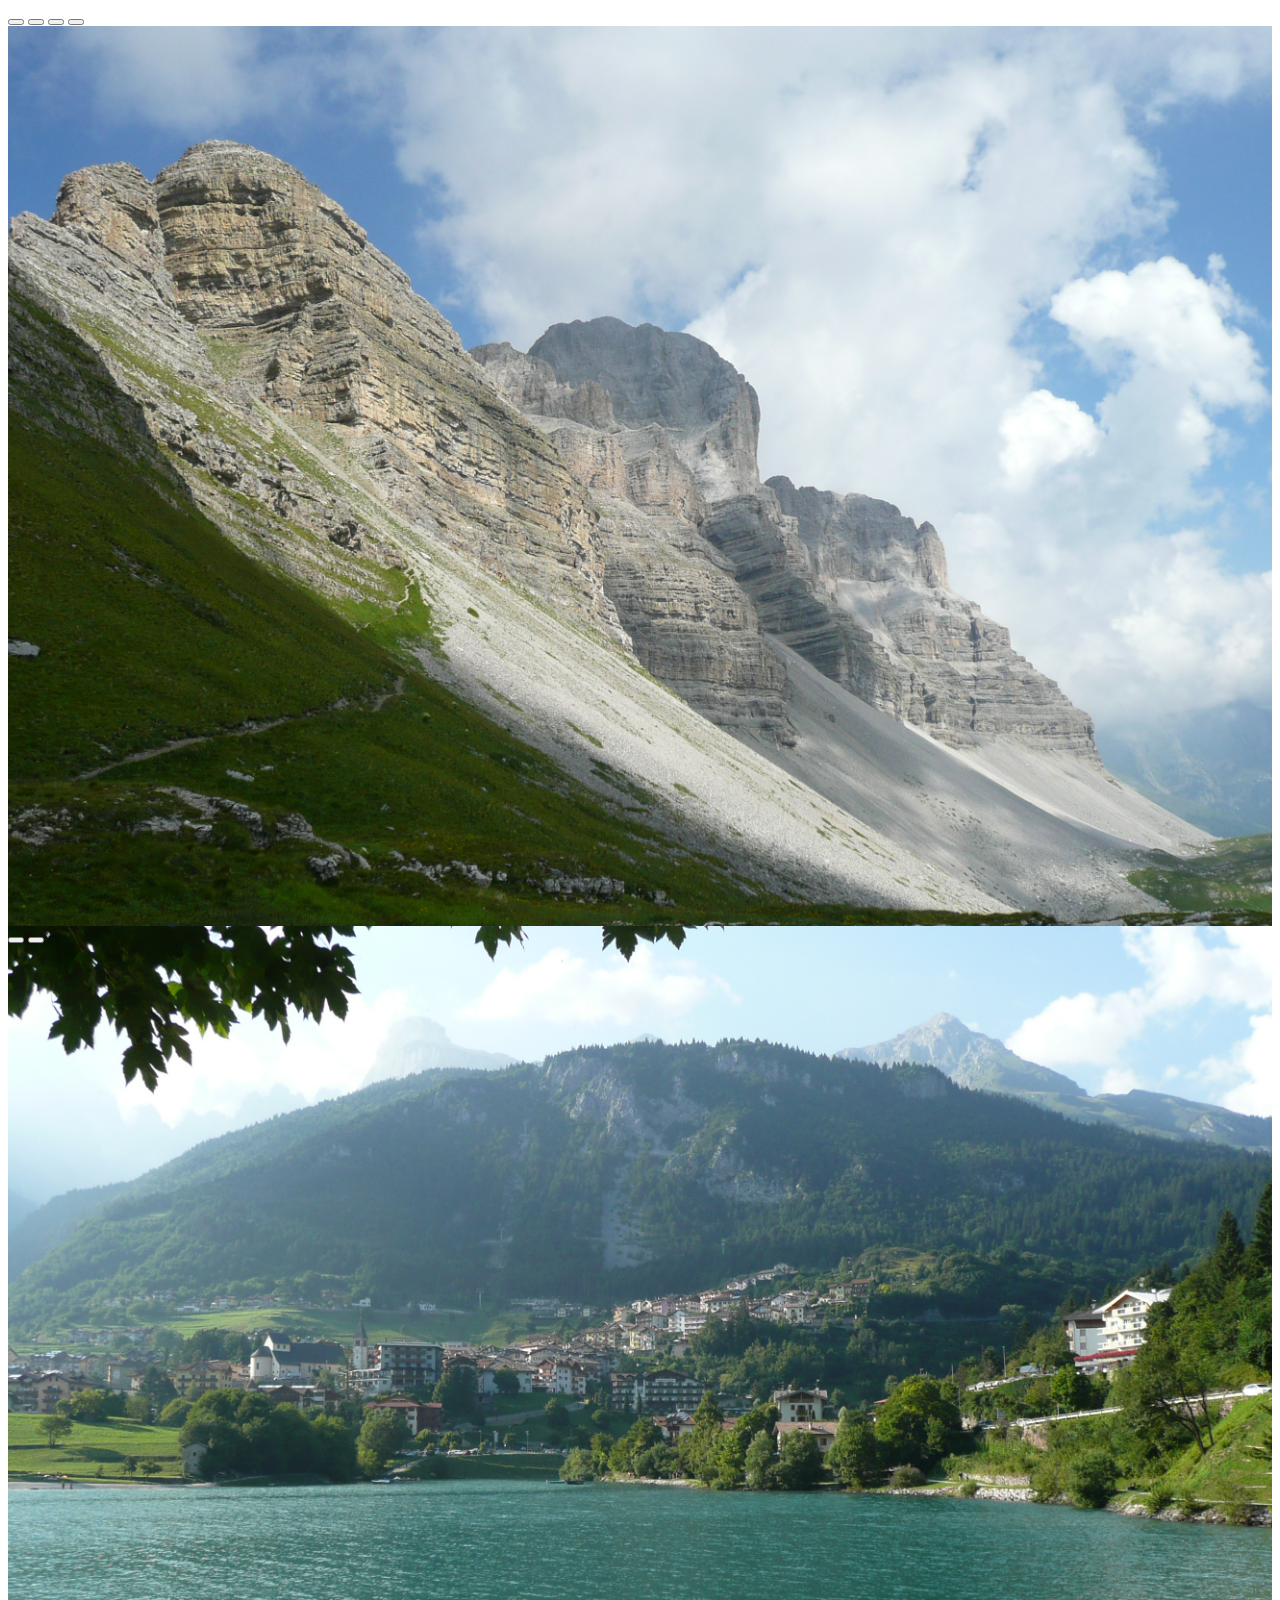
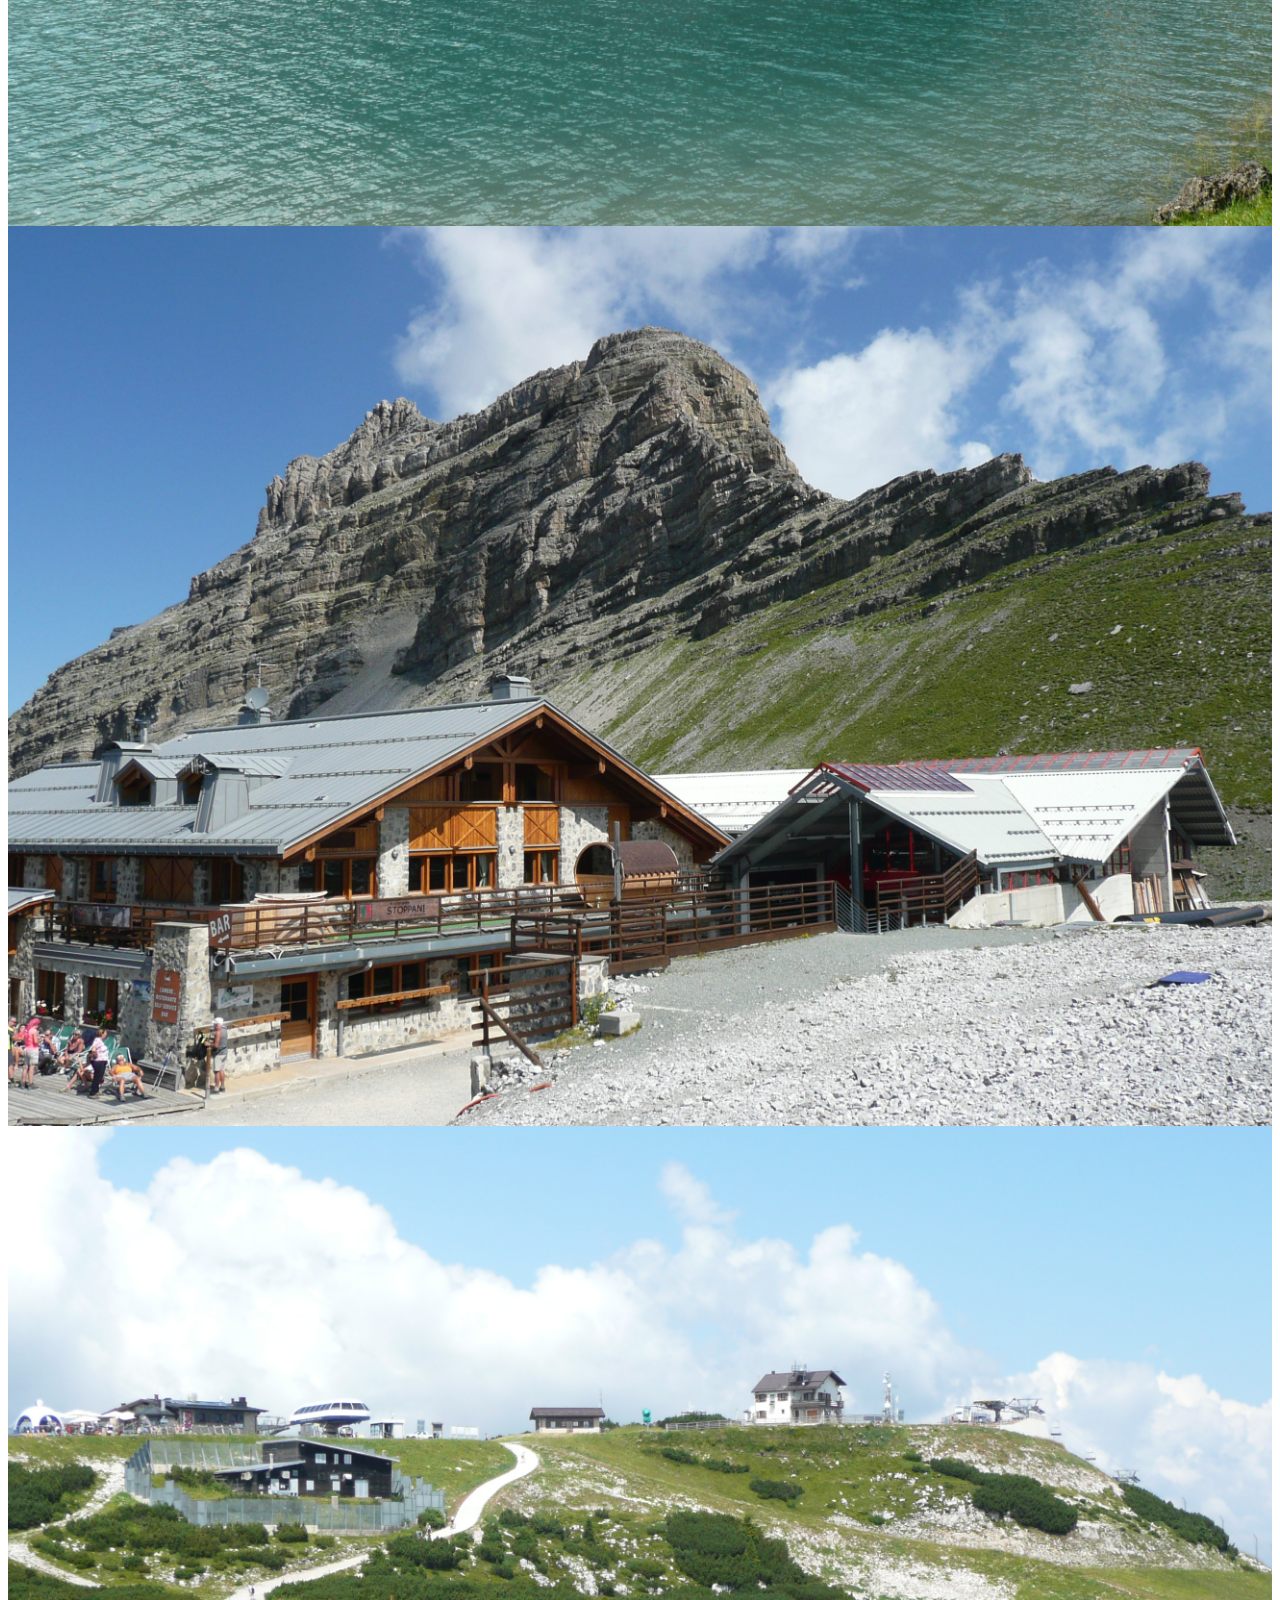
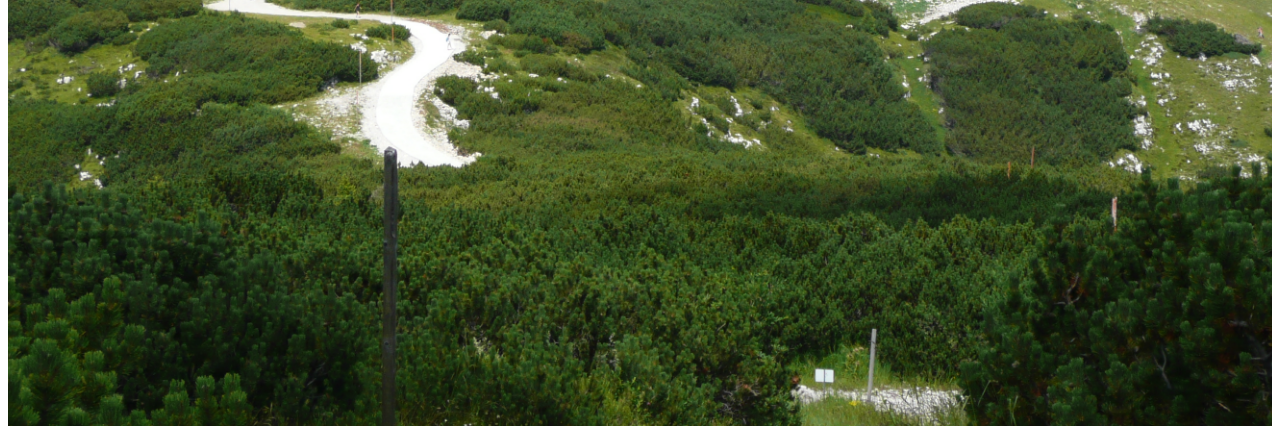
<file: gallery1.html>
<!DOCTYPE html>
<html lang="en">
<head>
    <meta charset="UTF-8">
    <meta http-equiv="X-UA-Compatible" content="IE=edge">
    <meta name="viewport" content="width=device-width, initial-scale=1.0">
    <title>Travel</title>
    <link href="https://cdn.jsdelivr.net/npm/bootstrap@5.0.1/dist/css/bootstrap.min.css" rel="stylesheet" integrity="sha384-+0n0xVW2eSR5OomGNYDnhzAbDsOXxcvSN1TPprVMTNDbiYZCxYbOOl7+AMvyTG2x" crossorigin="anonymous">
    <script src="bootstrap.js"></script>
</head>
<body>


<div id="carouselExampleIndicators" class="carousel slide" data-bs-ride="carousel">
  <div class="carousel-indicators">
    <button type="button" data-bs-target="#carouselExampleIndicators" data-bs-slide-to="0" class="active" aria-current="true" aria-label="Slide 1"></button>
    <button type="button" data-bs-target="#carouselExampleIndicators" data-bs-slide-to="1" aria-label="Slide 2"></button>
    <button type="button" data-bs-target="#carouselExampleIndicators" data-bs-slide-to="2" aria-label="Slide 3"></button>
    <button type="button" data-bs-target="#carouselExampleIndicators" data-bs-slide-to="3" aria-label="Slide 4"></button>
  </div>
  <div class="carousel-inner">
    <div class="carousel-item active">
        <div class="fill" style="background-image:url('gallery/P1130960.JPG');"></div>
        <div class="carousel-caption">

        </div>
    </div>
    <div class="carousel-item">
        <div class="fill" style="background-image:url('gallery/P1130919.JPG');"></div>
        <div class="carousel-caption">

        </div>
    </div>
    <div class="carousel-item">
        <div class="fill" style="background-image:url('gallery/P1130950.JPG');"></div>
        <div class="carousel-caption">

        </div>
    </div>
    <div class="carousel-item">
      <div class="fill" style="background-image:url('gallery/P1140017.JPG');"></div>
      <div class="carousel-caption">

      </div>
  </div>
</div>
  <button class="carousel-control-prev" type="button" data-bs-target="#carouselExampleIndicators" data-bs-slide="prev">
    <span class="carousel-control-prev-icon" aria-hidden="true"></span>
  </button>
  <button class="carousel-control-next" type="button" data-bs-target="#carouselExampleIndicators" data-bs-slide="next">
    <span class="carousel-control-next-icon" aria-hidden="true"></span>
  </button>
</div>

</body>
</html>

<style>
html,
body {
    height: 100%;
}

.carousel,
.carousel-item,
.active {
    height: 100%;
}


.carousel-inner {
    height: 100%;
}
.fill {
    width: 100%;
    height: 100%;
    background-position: center;
    -webkit-background-size: cover;
    -moz-background-size: cover;
    background-size: cover;
    -o-background-size: cover;
}

footer {
    margin: 50px 0;
}
</style>
</file>
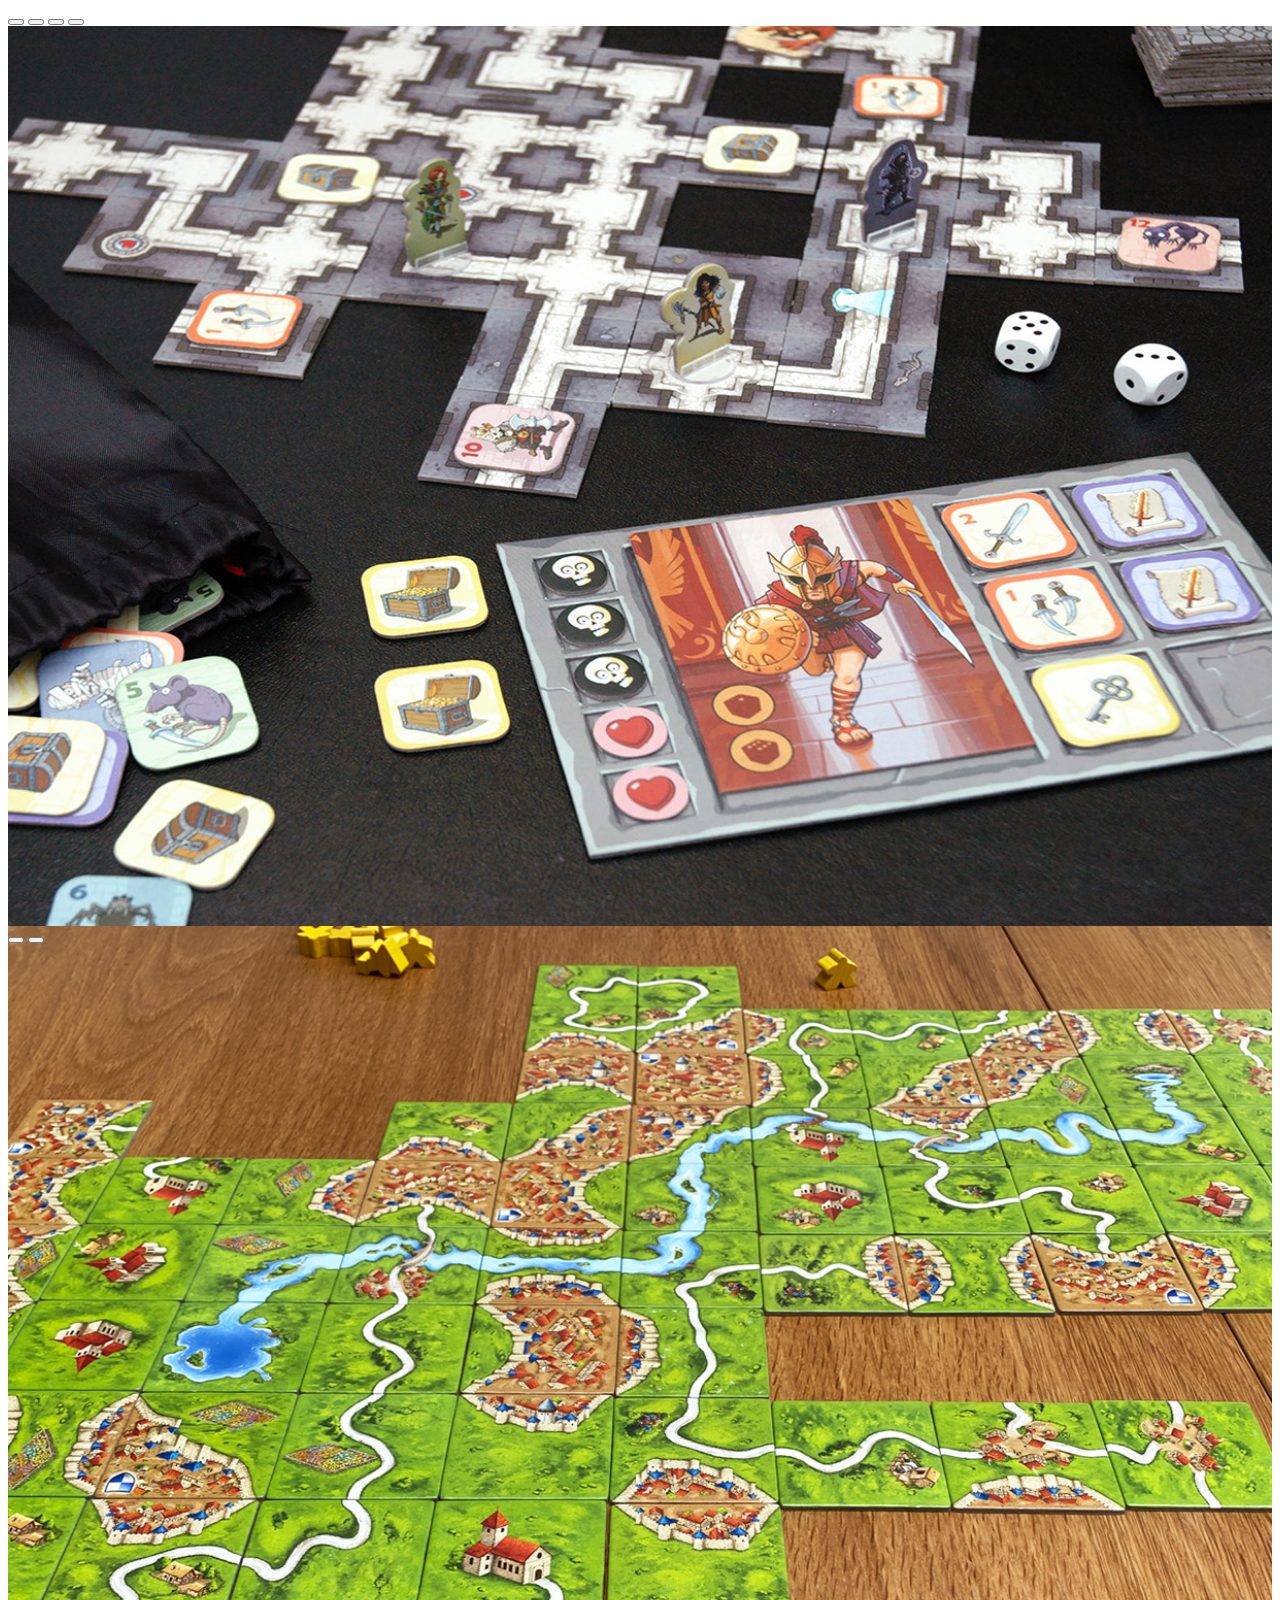
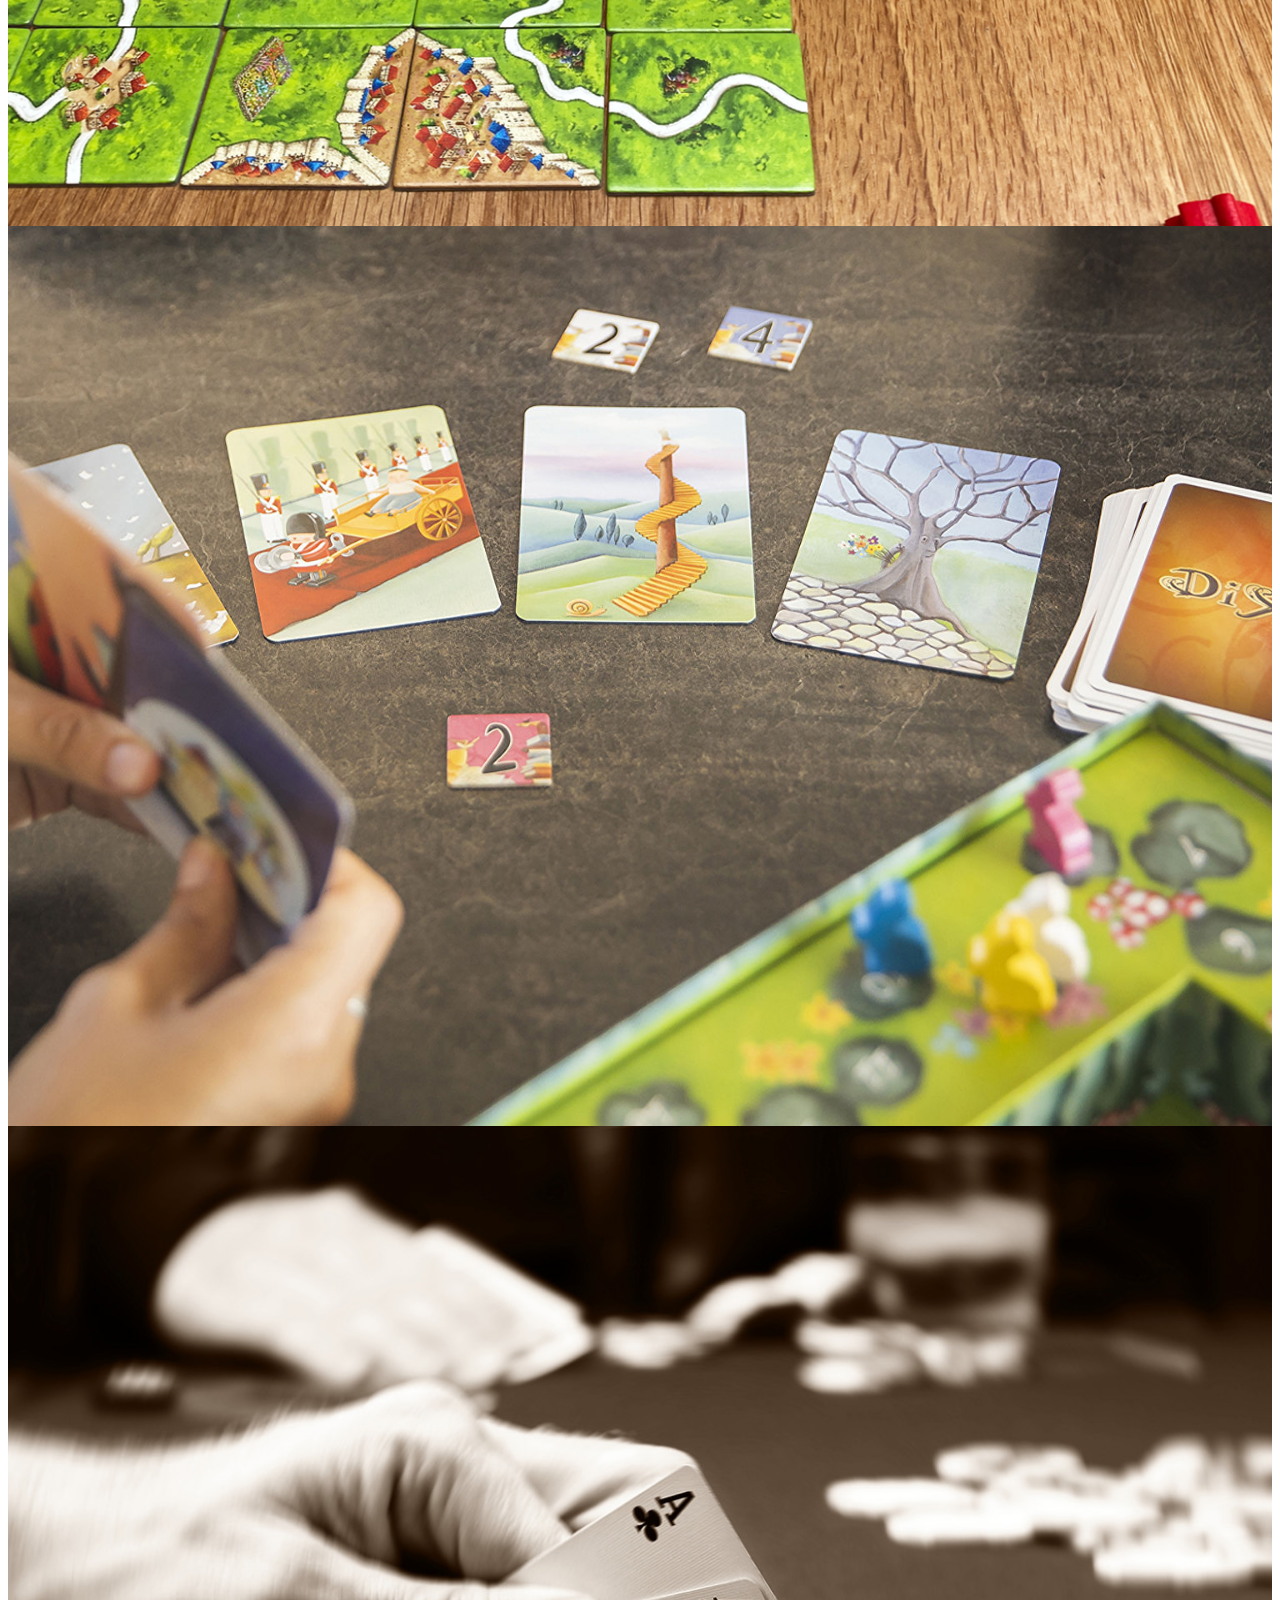
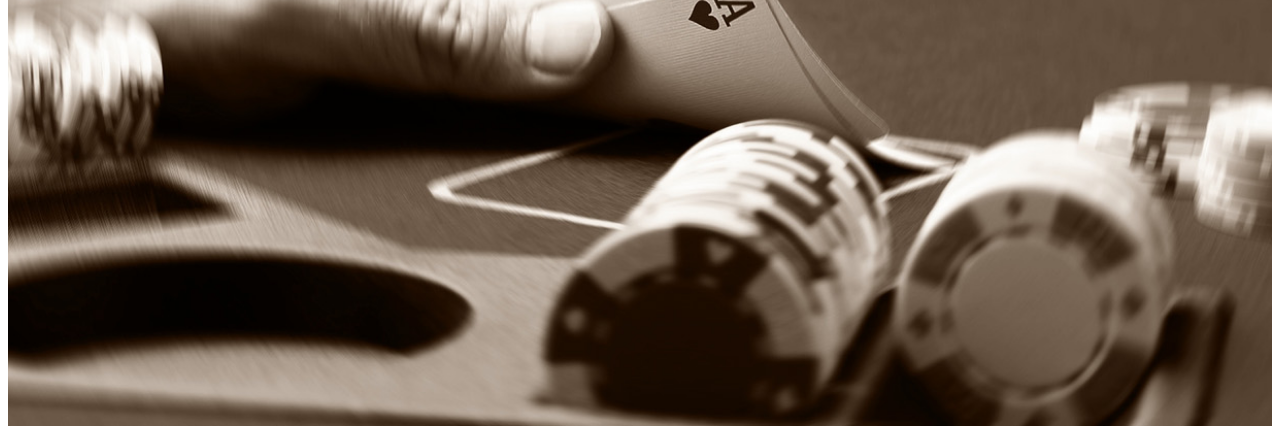
<file: gallery2.html>
<!DOCTYPE html>
<html lang="en">
<head>
    <meta charset="UTF-8">
    <meta http-equiv="X-UA-Compatible" content="IE=edge">
    <meta name="viewport" content="width=device-width, initial-scale=1.0">
    <title>Board games</title>
    <link href="https://cdn.jsdelivr.net/npm/bootstrap@5.0.1/dist/css/bootstrap.min.css" rel="stylesheet" integrity="sha384-+0n0xVW2eSR5OomGNYDnhzAbDsOXxcvSN1TPprVMTNDbiYZCxYbOOl7+AMvyTG2x" crossorigin="anonymous">
    <script src="bootstrap.js"></script>
</head>
<body>

<div id="carouselExampleIndicators" class="carousel slide" data-bs-ride="carousel">
  <div class="carousel-indicators">
    <button type="button" data-bs-target="#carouselExampleIndicators" data-bs-slide-to="0" class="active" aria-current="true" aria-label="Slide 1"></button>
    <button type="button" data-bs-target="#carouselExampleIndicators" data-bs-slide-to="1" aria-label="Slide 2"></button>
    <button type="button" data-bs-target="#carouselExampleIndicators" data-bs-slide-to="2" aria-label="Slide 3"></button>
    <button type="button" data-bs-target="#carouselExampleIndicators" data-bs-slide-to="3" aria-label="Slide 4"></button>
  </div>
  <div class="carousel-inner">
    <div class="carousel-item active">
        <div class="fill" style="background-image:url('gallery/Karak-Black-01.jpg');"></div>
        <div class="carousel-caption">

        </div>
    </div>
    <div class="carousel-item">
        <div class="fill" style="background-image:url('gallery/Carcassonne-final-board.png');"></div>
        <div class="carousel-caption">

        </div>
    </div>
    <div class="carousel-item">
        <div class="fill" style="background-image:url('gallery/dixit-board-game-gameplay.jpg');"></div>
        <div class="carousel-caption">

        </div>
    </div>
    <div class="carousel-item">
      <div class="fill" style="background-image:url('gallery/photo-1596451190630-186aff535bf2.jpg');"></div>
      <div class="carousel-caption">

      </div>
  </div>
</div>
  <button class="carousel-control-prev" type="button" data-bs-target="#carouselExampleIndicators" data-bs-slide="prev">
    <span class="carousel-control-prev-icon" aria-hidden="true"></span>
  </button>
  <button class="carousel-control-next" type="button" data-bs-target="#carouselExampleIndicators" data-bs-slide="next">
    <span class="carousel-control-next-icon" aria-hidden="true"></span>
  </button>
</div>

</body>
</html>

<style>
html,
body {
    height: 100%;
}

.carousel,
.carousel-item,
.active {
    height: 100%;
}


.carousel-inner {
    height: 100%;
}
.fill {
    width: 100%;
    height: 100%;
    background-position: center;
    -webkit-background-size: cover;
    -moz-background-size: cover;
    background-size: cover;
    -o-background-size: cover;
}

footer {
    margin: 50px 0;
}
</style>
</file>
